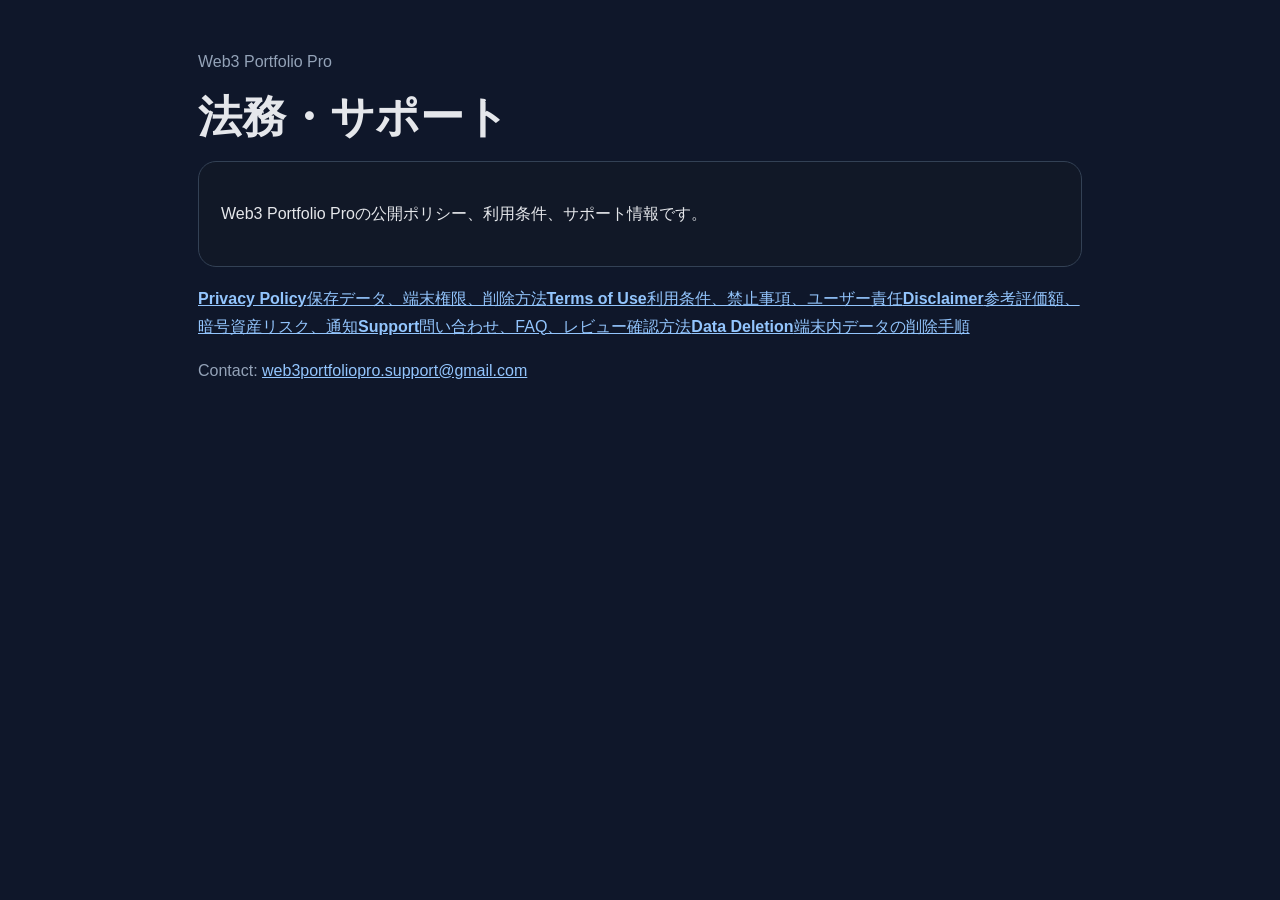
<file: legal/index.html>
<!doctype html>
<html lang="ja"><head><meta charset="utf-8"><meta name="viewport" content="width=device-width, initial-scale=1"><title>Legal & Support | Web3 Portfolio Pro</title><link rel="stylesheet" href="./styles.css"></head>
<body><main class="page"><p class="muted">Web3 Portfolio Pro</p><h1>法務・サポート</h1><section class="panel"><p>Web3 Portfolio Proの公開ポリシー、利用条件、サポート情報です。</p></section>
<nav class="link-list"><a href="./privacy.html"><strong>Privacy Policy</strong><span>保存データ、端末権限、削除方法</span></a><a href="./terms.html"><strong>Terms of Use</strong><span>利用条件、禁止事項、ユーザー責任</span></a><a href="./disclaimer.html"><strong>Disclaimer</strong><span>参考評価額、暗号資産リスク、通知</span></a><a href="./support.html"><strong>Support</strong><span>問い合わせ、FAQ、レビュー確認方法</span></a><a href="./delete-data.html"><strong>Data Deletion</strong><span>端末内データの削除手順</span></a></nav>
<p class="muted">Contact: <a href="mailto:web3portfoliopro.support@gmail.com">web3portfoliopro.support@gmail.com</a></p></main></body></html>
</file>
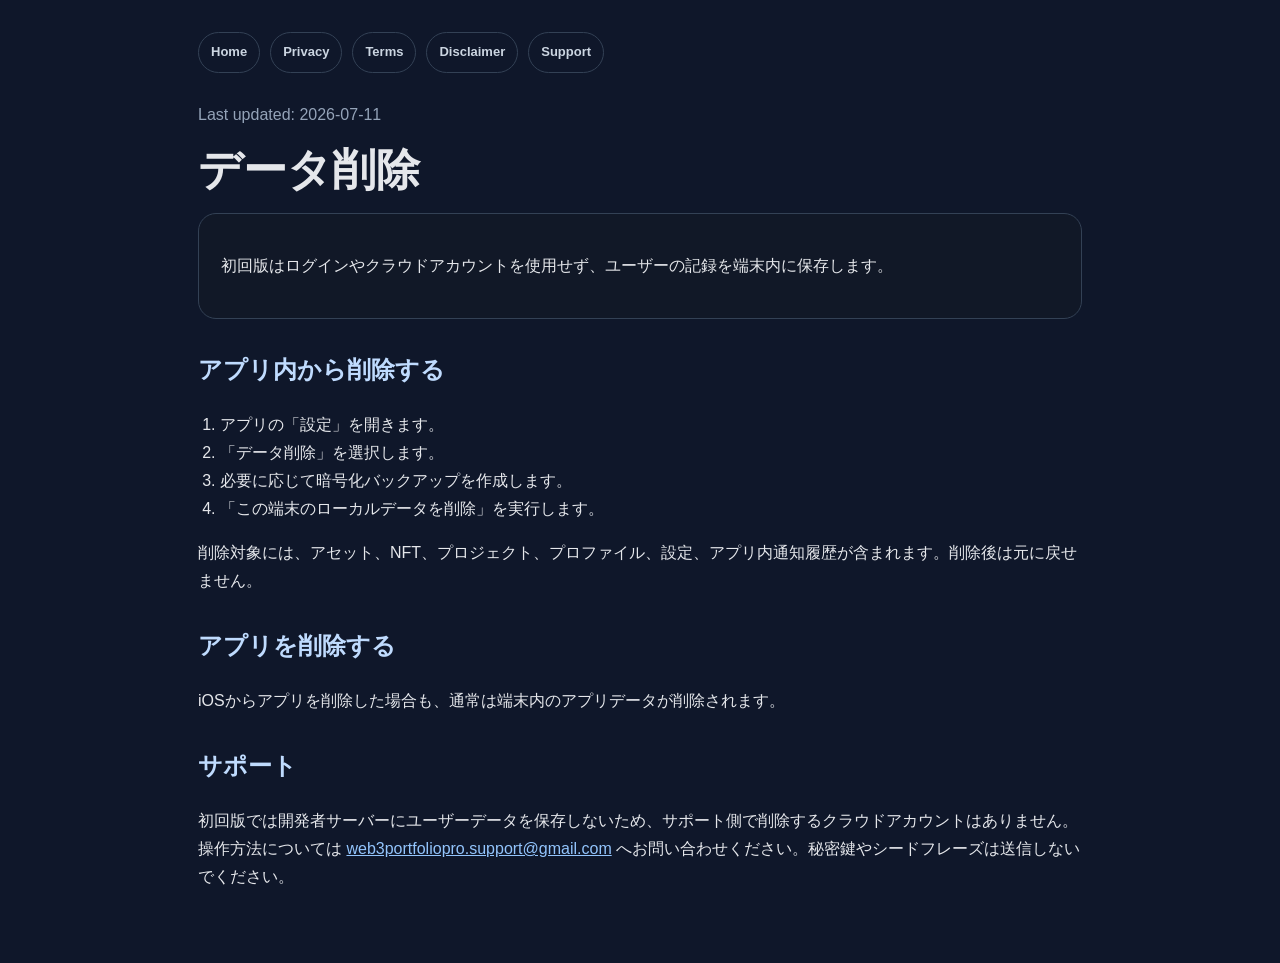
<file: legal/delete-data.html>
<!doctype html>
<html lang="ja"><head><meta charset="utf-8"><meta name="viewport" content="width=device-width, initial-scale=1"><title>Data Deletion | Web3 Portfolio Pro</title><link rel="stylesheet" href="./styles.css"></head>
<body><main class="page"><nav class="site-nav"><a href="./index.html">Home</a><a href="./privacy.html">Privacy</a><a href="./terms.html">Terms</a><a href="./disclaimer.html">Disclaimer</a><a href="./support.html">Support</a></nav><p class="muted">Last updated: 2026-07-11</p><h1>データ削除</h1>
<section class="panel"><p>初回版はログインやクラウドアカウントを使用せず、ユーザーの記録を端末内に保存します。</p></section>
<h2>アプリ内から削除する</h2><ol><li>アプリの「設定」を開きます。</li><li>「データ削除」を選択します。</li><li>必要に応じて暗号化バックアップを作成します。</li><li>「この端末のローカルデータを削除」を実行します。</li></ol>
<p>削除対象には、アセット、NFT、プロジェクト、プロファイル、設定、アプリ内通知履歴が含まれます。削除後は元に戻せません。</p>
<h2>アプリを削除する</h2><p>iOSからアプリを削除した場合も、通常は端末内のアプリデータが削除されます。</p>
<h2>サポート</h2><p>初回版では開発者サーバーにユーザーデータを保存しないため、サポート側で削除するクラウドアカウントはありません。操作方法については <a href="mailto:web3portfoliopro.support@gmail.com">web3portfoliopro.support@gmail.com</a> へお問い合わせください。秘密鍵やシードフレーズは送信しないでください。</p>
</main></body></html>
</file>
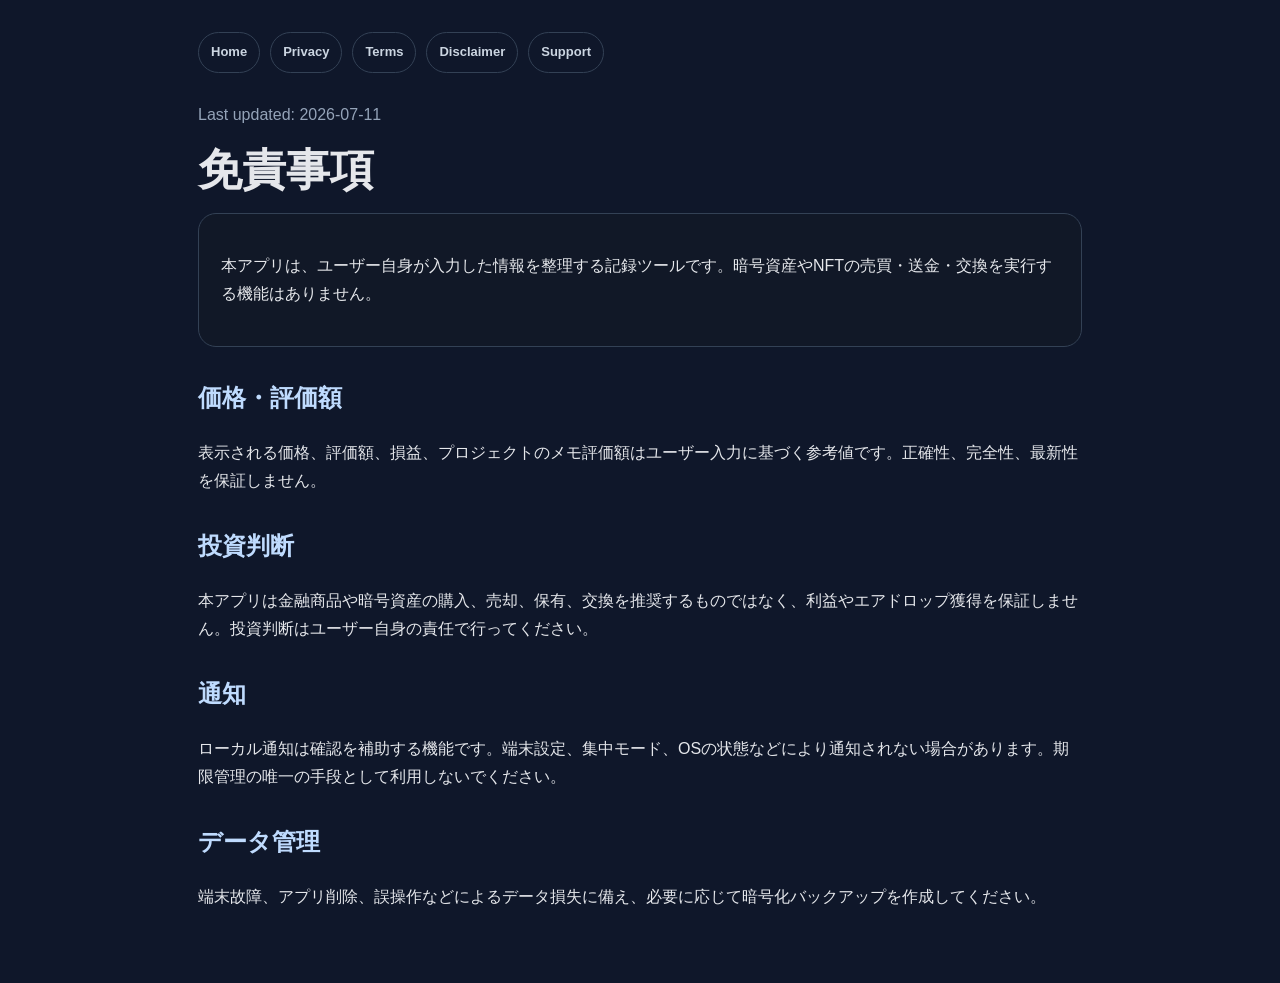
<file: legal/disclaimer.html>
<!doctype html>
<html lang="ja"><head><meta charset="utf-8"><meta name="viewport" content="width=device-width, initial-scale=1"><title>Disclaimer | Web3 Portfolio Pro</title><link rel="stylesheet" href="./styles.css"></head>
<body><main class="page"><nav class="site-nav"><a href="./index.html">Home</a><a href="./privacy.html">Privacy</a><a href="./terms.html">Terms</a><a href="./disclaimer.html">Disclaimer</a><a href="./support.html">Support</a></nav><p class="muted">Last updated: 2026-07-11</p><h1>免責事項</h1>
<section class="panel"><p>本アプリは、ユーザー自身が入力した情報を整理する記録ツールです。暗号資産やNFTの売買・送金・交換を実行する機能はありません。</p></section>
<h2>価格・評価額</h2><p>表示される価格、評価額、損益、プロジェクトのメモ評価額はユーザー入力に基づく参考値です。正確性、完全性、最新性を保証しません。</p>
<h2>投資判断</h2><p>本アプリは金融商品や暗号資産の購入、売却、保有、交換を推奨するものではなく、利益やエアドロップ獲得を保証しません。投資判断はユーザー自身の責任で行ってください。</p>
<h2>通知</h2><p>ローカル通知は確認を補助する機能です。端末設定、集中モード、OSの状態などにより通知されない場合があります。期限管理の唯一の手段として利用しないでください。</p>
<h2>データ管理</h2><p>端末故障、アプリ削除、誤操作などによるデータ損失に備え、必要に応じて暗号化バックアップを作成してください。</p>
</main></body></html>
</file>
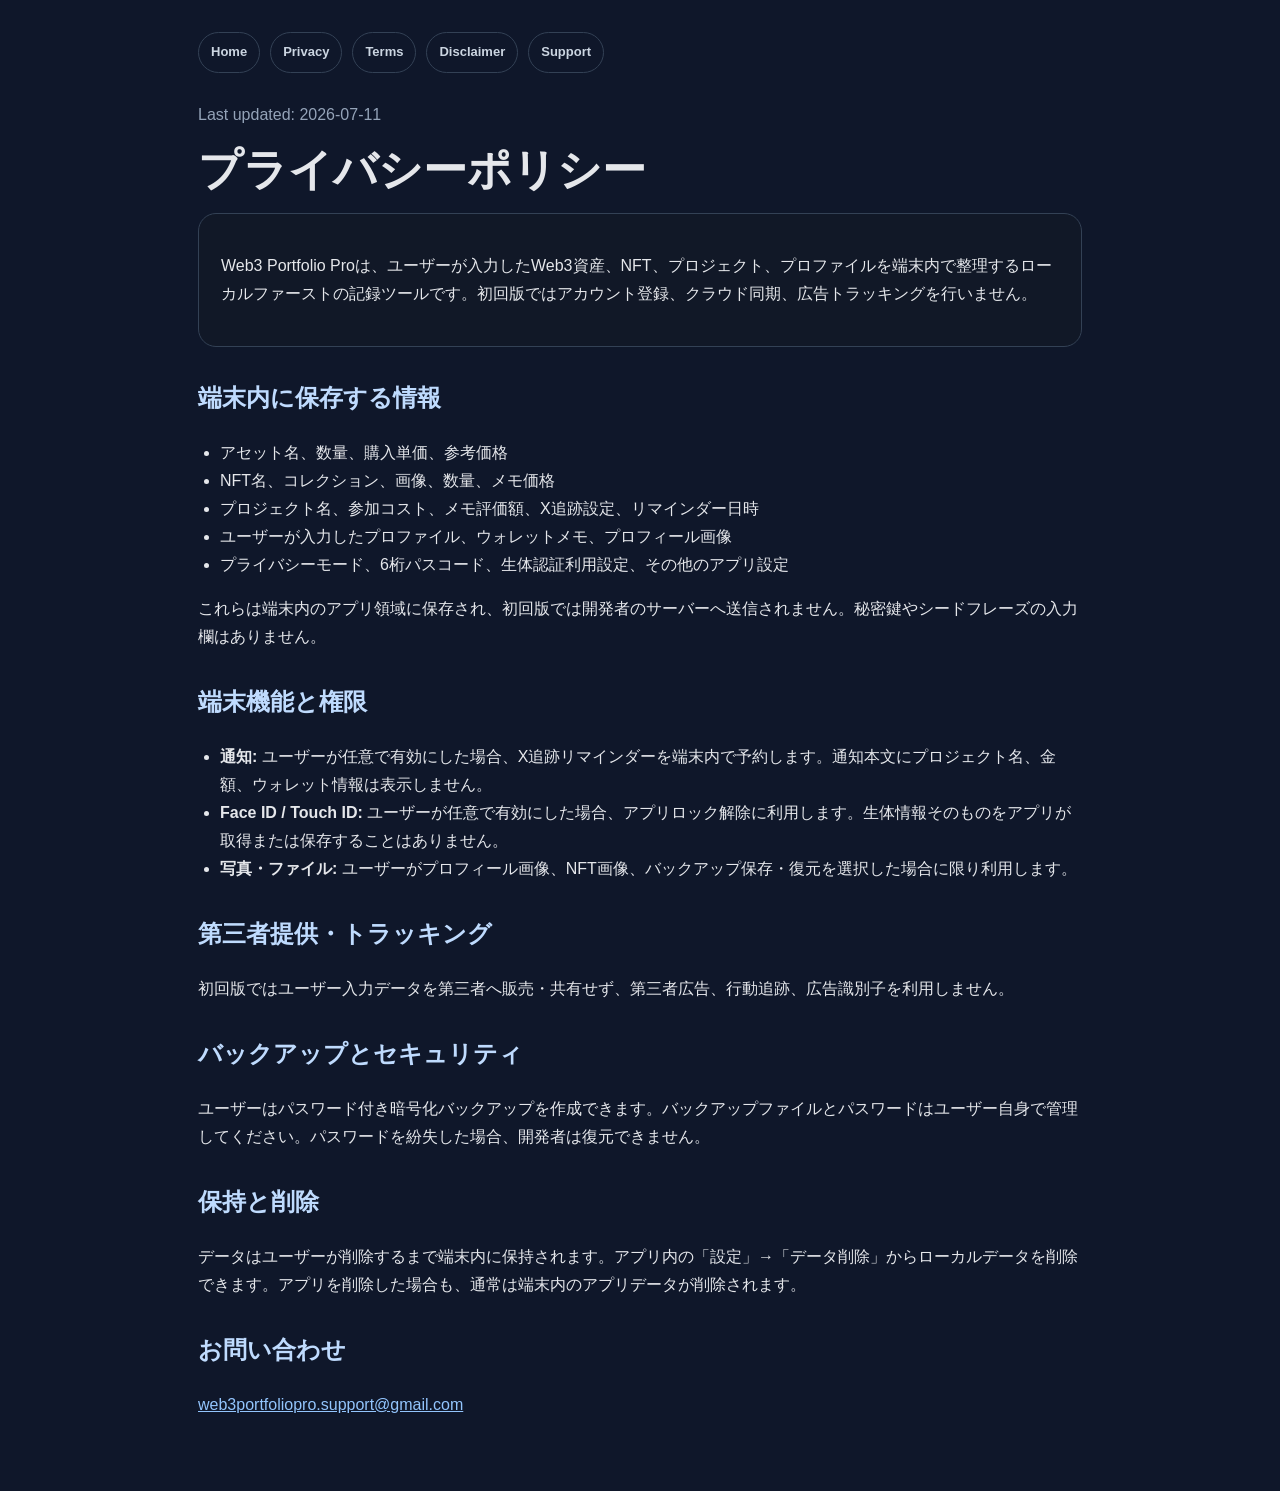
<file: legal/privacy.html>
<!doctype html>
<html lang="ja">
<head><meta charset="utf-8"><meta name="viewport" content="width=device-width, initial-scale=1"><title>Privacy Policy | Web3 Portfolio Pro</title><link rel="stylesheet" href="./styles.css"></head>
<body><main class="page">
  <nav class="site-nav"><a href="./index.html">Home</a><a href="./privacy.html">Privacy</a><a href="./terms.html">Terms</a><a href="./disclaimer.html">Disclaimer</a><a href="./support.html">Support</a></nav>
  <p class="muted">Last updated: 2026-07-11</p>
  <h1>プライバシーポリシー</h1>
  <section class="panel"><p>Web3 Portfolio Proは、ユーザーが入力したWeb3資産、NFT、プロジェクト、プロファイルを端末内で整理するローカルファーストの記録ツールです。初回版ではアカウント登録、クラウド同期、広告トラッキングを行いません。</p></section>
  <h2>端末内に保存する情報</h2>
  <ul><li>アセット名、数量、購入単価、参考価格</li><li>NFT名、コレクション、画像、数量、メモ価格</li><li>プロジェクト名、参加コスト、メモ評価額、X追跡設定、リマインダー日時</li><li>ユーザーが入力したプロファイル、ウォレットメモ、プロフィール画像</li><li>プライバシーモード、6桁パスコード、生体認証利用設定、その他のアプリ設定</li></ul>
  <p>これらは端末内のアプリ領域に保存され、初回版では開発者のサーバーへ送信されません。秘密鍵やシードフレーズの入力欄はありません。</p>
  <h2>端末機能と権限</h2>
  <ul><li><strong>通知:</strong> ユーザーが任意で有効にした場合、X追跡リマインダーを端末内で予約します。通知本文にプロジェクト名、金額、ウォレット情報は表示しません。</li><li><strong>Face ID / Touch ID:</strong> ユーザーが任意で有効にした場合、アプリロック解除に利用します。生体情報そのものをアプリが取得または保存することはありません。</li><li><strong>写真・ファイル:</strong> ユーザーがプロフィール画像、NFT画像、バックアップ保存・復元を選択した場合に限り利用します。</li></ul>
  <h2>第三者提供・トラッキング</h2>
  <p>初回版ではユーザー入力データを第三者へ販売・共有せず、第三者広告、行動追跡、広告識別子を利用しません。</p>
  <h2>バックアップとセキュリティ</h2>
  <p>ユーザーはパスワード付き暗号化バックアップを作成できます。バックアップファイルとパスワードはユーザー自身で管理してください。パスワードを紛失した場合、開発者は復元できません。</p>
  <h2>保持と削除</h2>
  <p>データはユーザーが削除するまで端末内に保持されます。アプリ内の「設定」→「データ削除」からローカルデータを削除できます。アプリを削除した場合も、通常は端末内のアプリデータが削除されます。</p>
  <h2>お問い合わせ</h2><p><a href="mailto:web3portfoliopro.support@gmail.com">web3portfoliopro.support@gmail.com</a></p>
</main></body></html>
</file>
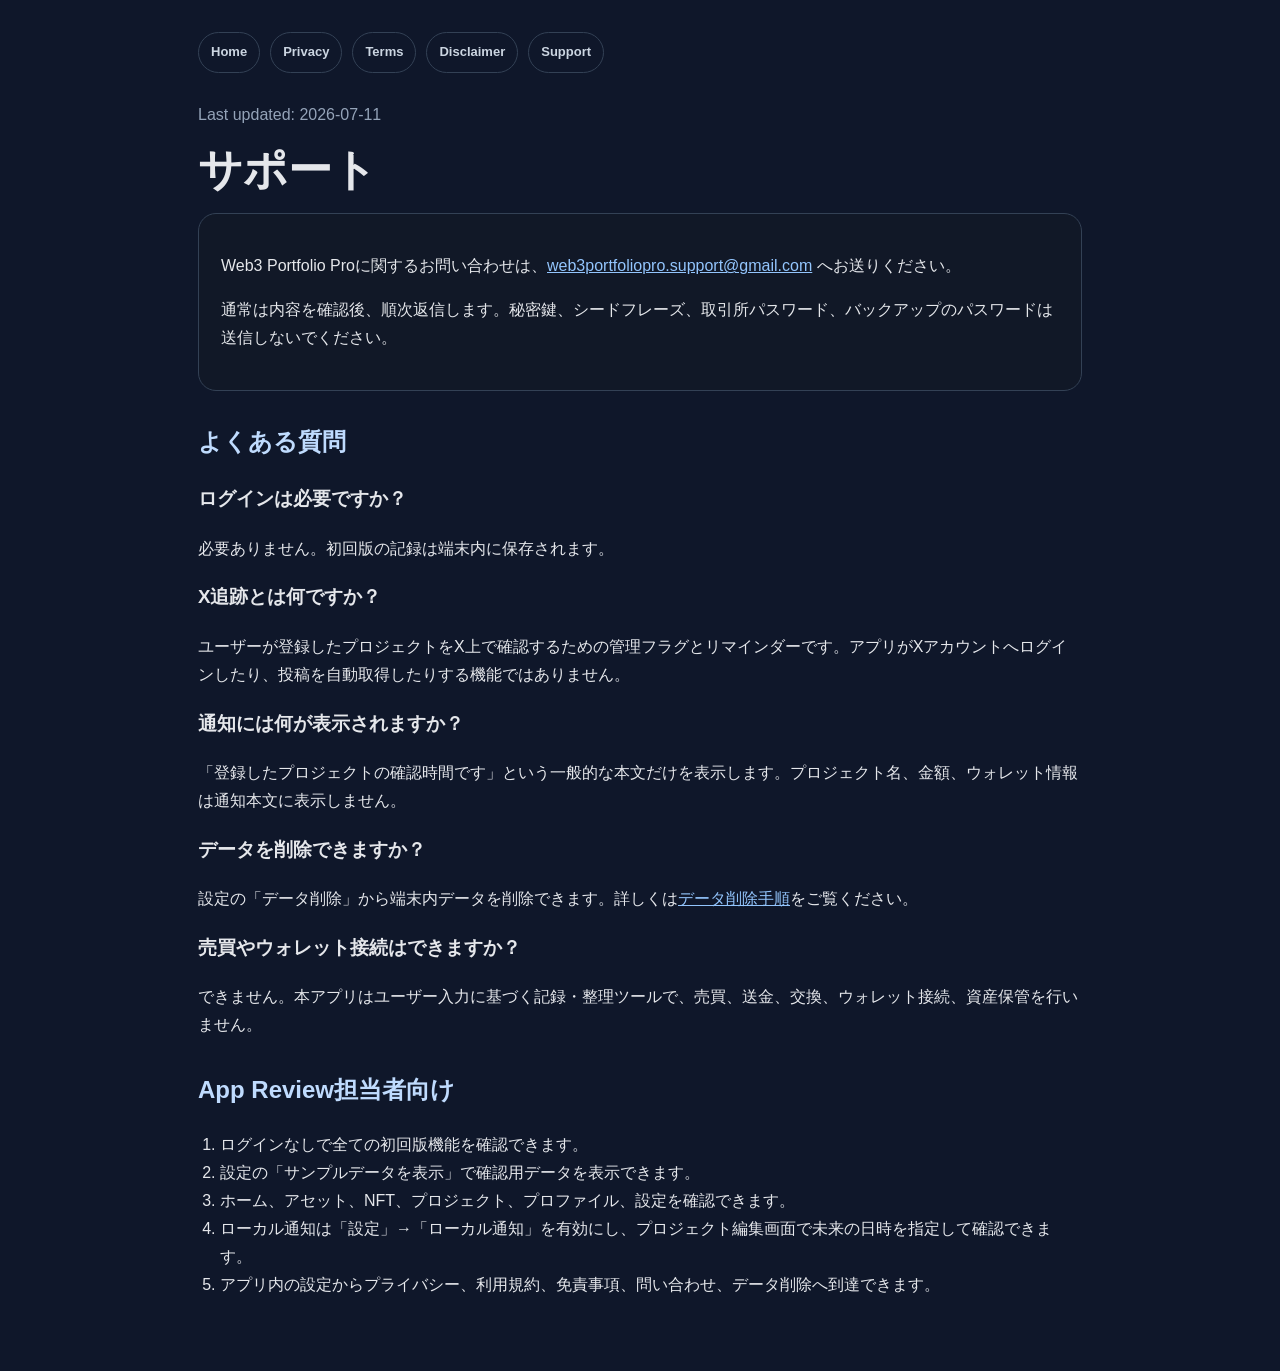
<file: legal/support.html>
<!doctype html>
<html lang="ja"><head><meta charset="utf-8"><meta name="viewport" content="width=device-width, initial-scale=1"><title>Support | Web3 Portfolio Pro</title><link rel="stylesheet" href="./styles.css"></head>
<body><main class="page"><nav class="site-nav"><a href="./index.html">Home</a><a href="./privacy.html">Privacy</a><a href="./terms.html">Terms</a><a href="./disclaimer.html">Disclaimer</a><a href="./support.html">Support</a></nav><p class="muted">Last updated: 2026-07-11</p><h1>サポート</h1>
<section class="panel"><p>Web3 Portfolio Proに関するお問い合わせは、<a href="mailto:web3portfoliopro.support@gmail.com">web3portfoliopro.support@gmail.com</a> へお送りください。</p><p>通常は内容を確認後、順次返信します。秘密鍵、シードフレーズ、取引所パスワード、バックアップのパスワードは送信しないでください。</p></section>
<h2>よくある質問</h2>
<h3>ログインは必要ですか？</h3><p>必要ありません。初回版の記録は端末内に保存されます。</p>
<h3>X追跡とは何ですか？</h3><p>ユーザーが登録したプロジェクトをX上で確認するための管理フラグとリマインダーです。アプリがXアカウントへログインしたり、投稿を自動取得したりする機能ではありません。</p>
<h3>通知には何が表示されますか？</h3><p>「登録したプロジェクトの確認時間です」という一般的な本文だけを表示します。プロジェクト名、金額、ウォレット情報は通知本文に表示しません。</p>
<h3>データを削除できますか？</h3><p>設定の「データ削除」から端末内データを削除できます。詳しくは<a href="./delete-data.html">データ削除手順</a>をご覧ください。</p>
<h3>売買やウォレット接続はできますか？</h3><p>できません。本アプリはユーザー入力に基づく記録・整理ツールで、売買、送金、交換、ウォレット接続、資産保管を行いません。</p>
<h2>App Review担当者向け</h2><ol><li>ログインなしで全ての初回版機能を確認できます。</li><li>設定の「サンプルデータを表示」で確認用データを表示できます。</li><li>ホーム、アセット、NFT、プロジェクト、プロファイル、設定を確認できます。</li><li>ローカル通知は「設定」→「ローカル通知」を有効にし、プロジェクト編集画面で未来の日時を指定して確認できます。</li><li>アプリ内の設定からプライバシー、利用規約、免責事項、問い合わせ、データ削除へ到達できます。</li></ol>
</main></body></html>
</file>
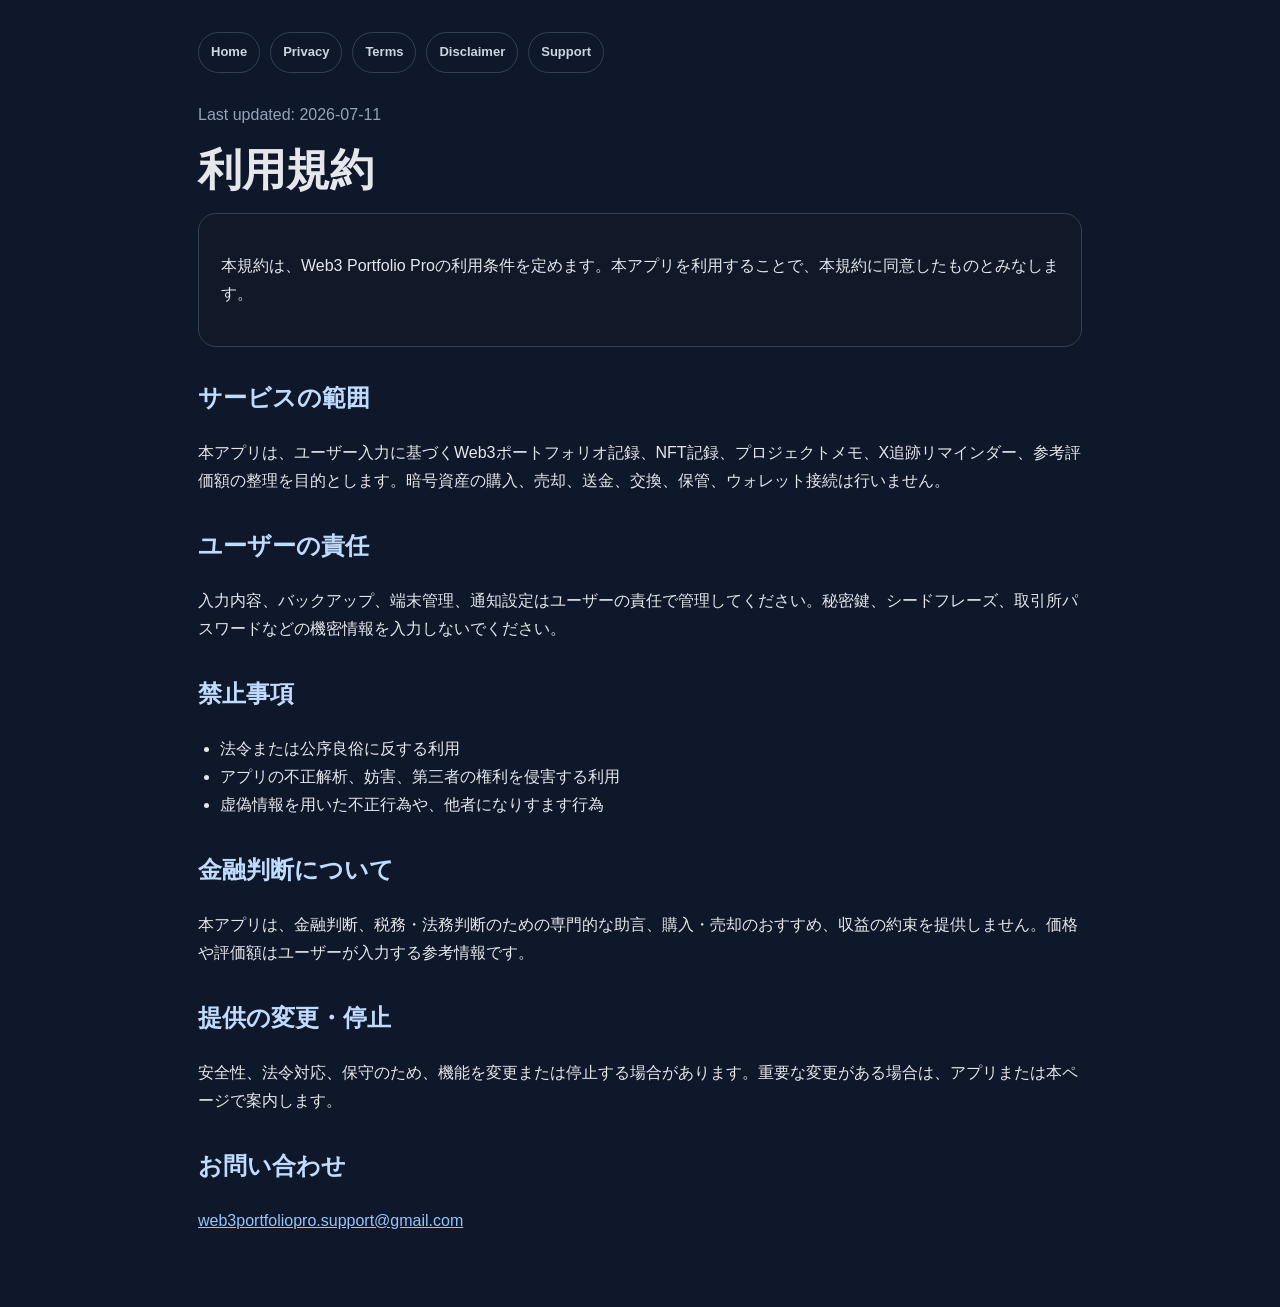
<file: legal/terms.html>
<!doctype html>
<html lang="ja"><head><meta charset="utf-8"><meta name="viewport" content="width=device-width, initial-scale=1"><title>Terms of Use | Web3 Portfolio Pro</title><link rel="stylesheet" href="./styles.css"></head>
<body><main class="page"><nav class="site-nav"><a href="./index.html">Home</a><a href="./privacy.html">Privacy</a><a href="./terms.html">Terms</a><a href="./disclaimer.html">Disclaimer</a><a href="./support.html">Support</a></nav><p class="muted">Last updated: 2026-07-11</p><h1>利用規約</h1>
<section class="panel"><p>本規約は、Web3 Portfolio Proの利用条件を定めます。本アプリを利用することで、本規約に同意したものとみなします。</p></section>
<h2>サービスの範囲</h2><p>本アプリは、ユーザー入力に基づくWeb3ポートフォリオ記録、NFT記録、プロジェクトメモ、X追跡リマインダー、参考評価額の整理を目的とします。暗号資産の購入、売却、送金、交換、保管、ウォレット接続は行いません。</p>
<h2>ユーザーの責任</h2><p>入力内容、バックアップ、端末管理、通知設定はユーザーの責任で管理してください。秘密鍵、シードフレーズ、取引所パスワードなどの機密情報を入力しないでください。</p>
<h2>禁止事項</h2><ul><li>法令または公序良俗に反する利用</li><li>アプリの不正解析、妨害、第三者の権利を侵害する利用</li><li>虚偽情報を用いた不正行為や、他者になりすます行為</li></ul>
<h2>金融判断について</h2><p>本アプリは、金融判断、税務・法務判断のための専門的な助言、購入・売却のおすすめ、収益の約束を提供しません。価格や評価額はユーザーが入力する参考情報です。</p>
<h2>提供の変更・停止</h2><p>安全性、法令対応、保守のため、機能を変更または停止する場合があります。重要な変更がある場合は、アプリまたは本ページで案内します。</p>
<h2>お問い合わせ</h2><p><a href="mailto:web3portfoliopro.support@gmail.com">web3portfoliopro.support@gmail.com</a></p>
</main></body></html>
</file>
<file: legal/styles.css>
* {
  box-sizing: border-box;
}

body {
  margin: 0;
  background: #0f172a;
  color: #e5e7eb;
  font-family: -apple-system, BlinkMacSystemFont, "Segoe UI", sans-serif;
  line-height: 1.75;
}

a {
  color: #93c5fd;
}

.page {
  width: min(920px, 100%);
  margin: 0 auto;
  padding: 32px 18px 56px;
}

.site-nav {
  display: flex;
  flex-wrap: wrap;
  gap: 10px;
  margin-bottom: 28px;
}

.site-nav a {
  border: 1px solid #334155;
  border-radius: 999px;
  padding: 8px 12px;
  color: #cbd5e1;
  text-decoration: none;
  font-size: 13px;
  font-weight: 700;
}

.panel {
  border: 1px solid #334155;
  border-radius: 18px;
  background: #111827;
  padding: 22px;
  margin: 18px 0;
}

.link-grid {
  display: grid;
  gap: 12px;
  margin-top: 22px;
}

.link-grid a {
  display: grid;
  gap: 4px;
  border: 1px solid #334155;
  border-radius: 16px;
  background: #111827;
  padding: 16px;
  color: #e5e7eb;
  text-decoration: none;
}

.link-grid span {
  color: #94a3b8;
  font-size: 13px;
}

h1 {
  font-size: clamp(28px, 8vw, 44px);
  line-height: 1.15;
  margin: 12px 0;
}

h2 {
  margin-top: 30px;
  color: #bfdbfe;
}

small,
.muted {
  color: #94a3b8;
}

code {
  background: #020617;
  border: 1px solid #334155;
  border-radius: 6px;
  padding: 2px 5px;
}

ul,
ol {
  padding-left: 22px;
}

.callout {
  border-left: 4px solid #38bdf8;
  background: #082f49;
  border-radius: 12px;
  padding: 14px 16px;
}
</file>
